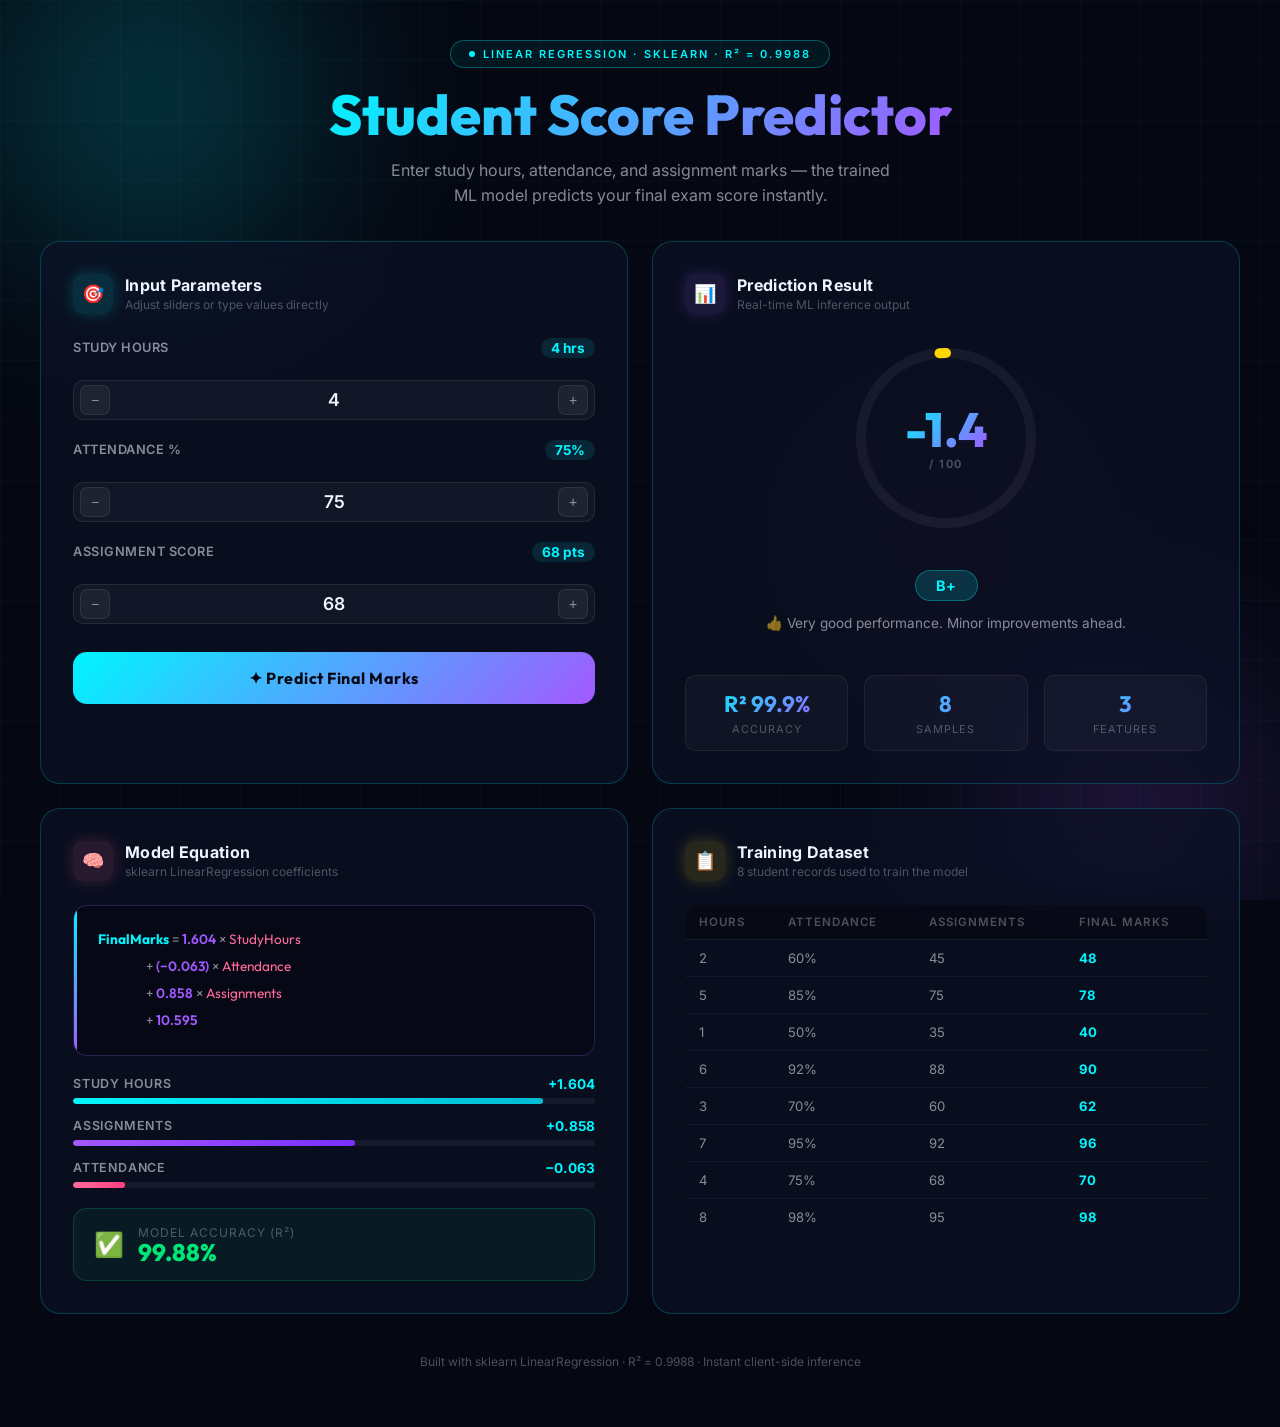
<file: pd/index.html>
<!DOCTYPE html>
<html lang="en">
<head>
  <meta charset="UTF-8" />
  <meta name="viewport" content="width=device-width, initial-scale=1.0" />
  <title>Student Score Predictor — Linear Regression AI</title>
  <meta name="description" content="Predict student final exam marks using a trained Linear Regression model with Study Hours, Attendance, and Assignment scores as inputs." />
  <link rel="stylesheet" href="style.css" />
  <link rel="preconnect" href="https://fonts.googleapis.com" />
  <link rel="preconnect" href="https://fonts.gstatic.com" crossorigin />
</head>
<body>

  <!-- Animated background -->
  <div class="bg-canvas" aria-hidden="true">
    <div class="bg-grid"></div>
    <div class="bg-orb bg-orb-1"></div>
    <div class="bg-orb bg-orb-2"></div>
    <div class="bg-orb bg-orb-3"></div>
  </div>

  <div class="page-wrapper">

    <!-- ─── Header ─── -->
    <header class="header">
      <div class="header-badge">
        <div class="dot"></div>
        Linear Regression · sklearn · R² = 0.9988
      </div>
      <h1>Student Score Predictor</h1>
      <p>Enter study hours, attendance, and assignment marks — the trained ML model predicts your final exam score instantly.</p>
    </header>

    <!-- ─── Main Grid ─── -->
    <main class="main-grid">

      <!-- ── Card 1: Input Panel ── -->
      <div class="card delay-1" id="input-card">
        <div class="card-header">
          <div class="card-icon icon-cyan">🎯</div>
          <div>
            <div class="card-title">Input Parameters</div>
            <div class="card-subtitle">Adjust sliders or type values directly</div>
          </div>
        </div>

        <!-- Study Hours -->
        <div class="input-group">
          <div class="input-label">
            <span>Study Hours</span>
            <span class="input-value-badge" id="badge-hours">4 hrs</span>
          </div>
          <div class="slider-wrapper">
            <input
              type="range"
              id="slider-hours"
              class="custom-range"
              min="0" max="12" step="0.5" value="4"
              aria-label="Study hours"
            />
          </div>
          <div class="number-input-wrapper">
            <button class="btn-spin" data-key="studyHours" data-dir="-1" aria-label="Decrease study hours">−</button>
            <input type="number" id="num-hours" min="0" max="12" step="0.5" value="4" aria-label="Study hours value" />
            <button class="btn-spin" data-key="studyHours" data-dir="1" aria-label="Increase study hours">+</button>
          </div>
        </div>

        <!-- Attendance -->
        <div class="input-group">
          <div class="input-label">
            <span>Attendance %</span>
            <span class="input-value-badge" id="badge-attendance">75%</span>
          </div>
          <div class="slider-wrapper">
            <input
              type="range"
              id="slider-attendance"
              class="custom-range"
              min="0" max="100" step="1" value="75"
              aria-label="Attendance percentage"
            />
          </div>
          <div class="number-input-wrapper">
            <button class="btn-spin" data-key="attendance" data-dir="-1" aria-label="Decrease attendance">−</button>
            <input type="number" id="num-attendance" min="0" max="100" step="1" value="75" aria-label="Attendance value" />
            <button class="btn-spin" data-key="attendance" data-dir="1" aria-label="Increase attendance">+</button>
          </div>
        </div>

        <!-- Assignments -->
        <div class="input-group">
          <div class="input-label">
            <span>Assignment Score</span>
            <span class="input-value-badge" id="badge-assignments">68 pts</span>
          </div>
          <div class="slider-wrapper">
            <input
              type="range"
              id="slider-assignments"
              class="custom-range"
              min="0" max="100" step="1" value="68"
              aria-label="Assignment score"
            />
          </div>
          <div class="number-input-wrapper">
            <button class="btn-spin" data-key="assignments" data-dir="-1" aria-label="Decrease assignment score">−</button>
            <input type="number" id="num-assignments" min="0" max="100" step="1" value="68" aria-label="Assignment score value" />
            <button class="btn-spin" data-key="assignments" data-dir="1" aria-label="Increase assignment score">+</button>
          </div>
        </div>

        <!-- Predict Button -->
        <button class="btn-predict" id="btn-predict" aria-label="Run prediction">
          <span class="btn-text">✦ Predict Final Marks</span>
          <span class="btn-loader"><div class="spinner"></div></span>
        </button>
      </div>

      <!-- ── Card 2: Result Panel ── -->
      <div class="card delay-2" id="result-card">
        <div class="card-header">
          <div class="card-icon icon-violet">📊</div>
          <div>
            <div class="card-title">Prediction Result</div>
            <div class="card-subtitle">Real-time ML inference output</div>
          </div>
        </div>

        <div class="result-section">
          <!-- Circular ring -->
          <div class="result-ring" aria-label="Score ring chart">
            <svg viewBox="0 0 200 200" width="200" height="200">
              <defs>
                <linearGradient id="ringGrad" x1="0%" y1="0%" x2="100%" y2="0%">
                  <stop id="ring-grad-start" offset="0%"   stop-color="#00f5ff"/>
                  <stop id="ring-grad-end"   offset="100%" stop-color="#a259ff"/>
                </linearGradient>
              </defs>
              <circle class="ring-bg"       cx="100" cy="100" r="85"/>
              <circle class="ring-progress" cx="100" cy="100" r="85"
                id="ring-progress"
                style="stroke-dasharray: 534; stroke-dashoffset: 534;"
              />
            </svg>
            <div class="result-center">
              <div class="result-score" id="result-score">—</div>
              <div class="result-label">/ 100</div>
            </div>
          </div>

          <span class="result-grade" id="result-grade">—</span>
          <p class="result-message" id="result-message">Click "Predict" to see your result.</p>
        </div>

        <!-- Mini stats -->
        <div class="stats-row">
          <div class="stat-item tooltip-wrapper">
            <div class="stat-value">R² 99.9%</div>
            <div class="stat-label">Accuracy</div>
            <div class="tooltip-tip">Model explains 99.88% variance in marks</div>
          </div>
          <div class="stat-item tooltip-wrapper">
            <div class="stat-value">8</div>
            <div class="stat-label">Samples</div>
            <div class="tooltip-tip">Training dataset size</div>
          </div>
          <div class="stat-item tooltip-wrapper">
            <div class="stat-value">3</div>
            <div class="stat-label">Features</div>
            <div class="tooltip-tip">Hours · Attendance · Assignments</div>
          </div>
        </div>
      </div>

      <!-- ── Card 3: Model Info ── -->
      <div class="card delay-3">
        <div class="card-header">
          <div class="card-icon icon-pink">🧠</div>
          <div>
            <div class="card-title">Model Equation</div>
            <div class="card-subtitle">sklearn LinearRegression coefficients</div>
          </div>
        </div>

        <div class="equation-box">
          <span class="eq-highlight">FinalMarks</span> =
          <span class="eq-coef">1.604</span> × <span class="eq-var">StudyHours</span><br/>
          &nbsp;&nbsp;&nbsp;&nbsp;&nbsp;&nbsp;&nbsp;&nbsp;&nbsp;&nbsp;&nbsp;&nbsp;&nbsp;&nbsp;&nbsp;&nbsp;+
          <span class="eq-coef">(&minus;0.063)</span> × <span class="eq-var">Attendance</span><br/>
          &nbsp;&nbsp;&nbsp;&nbsp;&nbsp;&nbsp;&nbsp;&nbsp;&nbsp;&nbsp;&nbsp;&nbsp;&nbsp;&nbsp;&nbsp;&nbsp;+
          <span class="eq-coef">0.858</span> × <span class="eq-var">Assignments</span><br/>
          &nbsp;&nbsp;&nbsp;&nbsp;&nbsp;&nbsp;&nbsp;&nbsp;&nbsp;&nbsp;&nbsp;&nbsp;&nbsp;&nbsp;&nbsp;&nbsp;+
          <span class="eq-coef">10.595</span>
        </div>

        <div class="coef-bars">
          <div class="coef-row">
            <div class="coef-row-header">
              <span class="coef-name">Study Hours</span>
              <span class="coef-value">+1.604</span>
            </div>
            <div class="coef-bar-track">
              <div class="coef-bar-fill bar-cyan" style="width: 90%;"></div>
            </div>
          </div>
          <div class="coef-row">
            <div class="coef-row-header">
              <span class="coef-name">Assignments</span>
              <span class="coef-value">+0.858</span>
            </div>
            <div class="coef-bar-track">
              <div class="coef-bar-fill bar-violet" style="width: 54%;"></div>
            </div>
          </div>
          <div class="coef-row">
            <div class="coef-row-header">
              <span class="coef-name">Attendance</span>
              <span class="coef-value">&minus;0.063</span>
            </div>
            <div class="coef-bar-track">
              <div class="coef-bar-fill bar-pink" style="width: 10%;"></div>
            </div>
          </div>
        </div>

        <div class="accuracy-display">
          <div class="accuracy-icon">✅</div>
          <div>
            <div class="accuracy-label">Model Accuracy (R²)</div>
            <div class="accuracy-value">99.88%</div>
          </div>
        </div>
      </div>

      <!-- ── Card 4: Dataset ── -->
      <div class="card delay-4">
        <div class="card-header">
          <div class="card-icon icon-gold">📋</div>
          <div>
            <div class="card-title">Training Dataset</div>
            <div class="card-subtitle">8 student records used to train the model</div>
          </div>
        </div>

        <div class="data-table-wrap">
          <table class="data-table" role="table" aria-label="Training dataset">
            <thead>
              <tr>
                <th>Hours</th>
                <th>Attendance</th>
                <th>Assignments</th>
                <th>Final Marks</th>
              </tr>
            </thead>
            <tbody id="dataset-tbody">
              <!-- Populated by JS -->
            </tbody>
          </table>
        </div>
      </div>

    </main>

    <!-- Footer -->
    <footer class="footer">
      Built with sklearn LinearRegression · R² = 0.9988 · Instant client-side inference
    </footer>

  </div><!-- end page-wrapper -->

  <script src="script.js"></script>
</body>
</html>
</file>
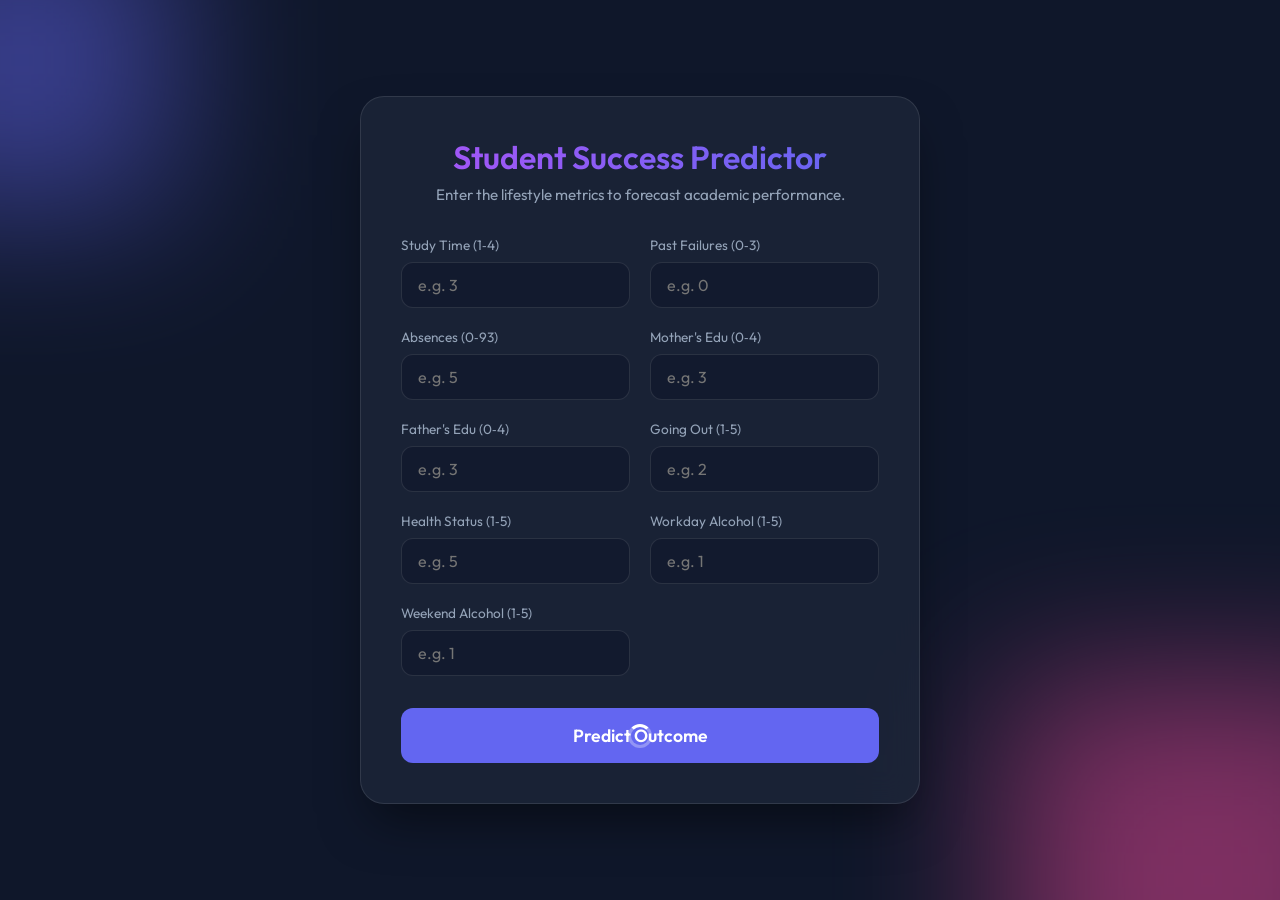
<file: ml/student-performance-ml/index.html>
<!DOCTYPE html>
<html lang="en">
<head>
  <meta charset="UTF-8" />
  <meta name="viewport" content="width=device-width, initial-scale=1.0" />
  <title>Student Pass/Fail Predictor</title>
  <link rel="preconnect" href="https://fonts.googleapis.com" />
  <link rel="preconnect" href="https://fonts.gstatic.com" crossorigin />
  <link href="https://fonts.googleapis.com/css2?family=Outfit:wght@300;400;600&display=swap" rel="stylesheet" />
  <link rel="stylesheet" href="style.css" />
</head>
<body>
  <div class="background-elements">
    <div class="blob blob-1"></div>
    <div class="blob blob-2"></div>
  </div>

  <main class="container">
    <section class="glass-card">
      <header>
        <h1>Student Success Predictor</h1>
        <p class="subtitle">Enter the lifestyle metrics to forecast academic performance.</p>
      </header>

      <form id="predict-form" autocomplete="off">
        <div class="form-grid">
          <div class="input-group">
            <label for="studytime">Study Time (1‑4)</label>
            <input type="number" id="studytime" min="1" max="4" required placeholder="e.g. 3" />
          </div>
          
          <div class="input-group">
            <label for="failures">Past Failures (0‑3)</label>
            <input type="number" id="failures" min="0" max="3" required placeholder="e.g. 0" />
          </div>
          
          <div class="input-group">
            <label for="absences">Absences (0‑93)</label>
            <input type="number" id="absences" min="0" max="93" required placeholder="e.g. 5" />
          </div>
          
          <div class="input-group">
            <label for="Medu">Mother's Edu (0‑4)</label>
            <input type="number" id="Medu" min="0" max="4" required placeholder="e.g. 3" />
          </div>
          
          <div class="input-group">
            <label for="Fedu">Father's Edu (0‑4)</label>
            <input type="number" id="Fedu" min="0" max="4" required placeholder="e.g. 3" />
          </div>
          
          <div class="input-group">
            <label for="goout">Going Out (1‑5)</label>
            <input type="number" id="goout" min="1" max="5" required placeholder="e.g. 2" />
          </div>
          
          <div class="input-group">
            <label for="health">Health Status (1‑5)</label>
            <input type="number" id="health" min="1" max="5" required placeholder="e.g. 5" />
          </div>
          
          <div class="input-group">
            <label for="Dalc">Workday Alcohol (1‑5)</label>
            <input type="number" id="Dalc" min="1" max="5" required placeholder="e.g. 1" />
          </div>
          
          <div class="input-group">
            <label for="Walc">Weekend Alcohol (1‑5)</label>
            <input type="number" id="Walc" min="1" max="5" required placeholder="e.g. 1" />
          </div>
        </div>

        <button type="submit" class="btn-predict">
          <span>Predict Outcome</span>
          <div class="loader hidden"></div>
        </button>
      </form>

      <div id="result-container" class="result-box hidden">
        <h2 id="prediction-text">Result</h2>
        <p id="prediction-desc"></p>
      </div>
    </section>
  </main>
  
  <script src="script.js"></script>
</body>
</html>
</file>
<file: pd/style.css>
@import url('https://fonts.googleapis.com/css2?family=Inter:wght@300;400;500;600;700;800;900&family=Outfit:wght@300;400;600;700;800&display=swap');

*, *::before, *::after {
  box-sizing: border-box;
  margin: 0;
  padding: 0;
}

:root {
  --bg-deep: #050812;
  --bg-card: rgba(12, 18, 38, 0.7);
  --bg-glass: rgba(255, 255, 255, 0.03);
  --accent-cyan: #00f5ff;
  --accent-violet: #a259ff;
  --accent-pink: #ff6b9d;
  --accent-gold: #ffd700;
  --accent-green: #00e676;
  --grad-primary: linear-gradient(135deg, #00f5ff, #a259ff);
  --grad-card: linear-gradient(135deg, rgba(0,245,255,0.05), rgba(162,89,255,0.05));
  --border-glow: rgba(0, 245, 255, 0.2);
  --text-primary: #f0f4ff;
  --text-secondary: rgba(240, 244, 255, 0.55);
  --text-muted: rgba(240, 244, 255, 0.3);
  --shadow-cyan: 0 0 30px rgba(0, 245, 255, 0.15);
  --shadow-violet: 0 0 30px rgba(162, 89, 255, 0.15);
  --radius-lg: 20px;
  --radius-md: 14px;
  --radius-sm: 10px;
  --transition: all 0.35s cubic-bezier(0.4, 0, 0.2, 1);
}

html {
  scroll-behavior: smooth;
}

body {
  font-family: 'Inter', sans-serif;
  background: var(--bg-deep);
  color: var(--text-primary);
  min-height: 100vh;
  overflow-x: hidden;
  position: relative;
}

/* ─── Animated Background ─── */
.bg-canvas {
  position: fixed;
  inset: 0;
  z-index: 0;
  pointer-events: none;
  overflow: hidden;
}

.bg-orb {
  position: absolute;
  border-radius: 50%;
  filter: blur(80px);
  opacity: 0.25;
  animation: orbFloat 12s ease-in-out infinite;
}

.bg-orb-1 {
  width: 600px; height: 600px;
  background: radial-gradient(circle, #00f5ff, transparent 60%);
  top: -200px; left: -150px;
  animation-delay: 0s;
}

.bg-orb-2 {
  width: 500px; height: 500px;
  background: radial-gradient(circle, #a259ff, transparent 60%);
  bottom: -150px; right: -100px;
  animation-delay: -4s;
}

.bg-orb-3 {
  width: 350px; height: 350px;
  background: radial-gradient(circle, #ff6b9d, transparent 60%);
  top: 40%; left: 60%;
  animation-delay: -8s;
  opacity: 0.15;
}

.bg-grid {
  position: absolute;
  inset: 0;
  background-image:
    linear-gradient(rgba(0,245,255,0.03) 1px, transparent 1px),
    linear-gradient(90deg, rgba(0,245,255,0.03) 1px, transparent 1px);
  background-size: 60px 60px;
}

@keyframes orbFloat {
  0%, 100% { transform: translate(0, 0) scale(1); }
  33% { transform: translate(40px, -30px) scale(1.05); }
  66% { transform: translate(-20px, 30px) scale(0.95); }
}

/* ─── Floating particles ─── */
.particle {
  position: fixed;
  width: 3px; height: 3px;
  border-radius: 50%;
  background: var(--accent-cyan);
  opacity: 0;
  pointer-events: none;
  animation: particleRise linear infinite;
}

@keyframes particleRise {
  0% { transform: translateY(100vh) scale(0); opacity: 0; }
  10% { opacity: 0.6; }
  90% { opacity: 0.2; }
  100% { transform: translateY(-10vh) scale(1); opacity: 0; }
}

/* ─── Page wrapper ─── */
.page-wrapper {
  position: relative;
  z-index: 1;
  min-height: 100vh;
  display: flex;
  flex-direction: column;
  align-items: center;
  padding: 40px 20px 60px;
  gap: 32px;
}

/* ─── Header ─── */
.header {
  text-align: center;
  animation: fadeSlideDown 0.8s ease both;
}

.header-badge {
  display: inline-flex;
  align-items: center;
  gap: 8px;
  padding: 6px 18px;
  border: 1px solid rgba(0,245,255,0.3);
  border-radius: 100px;
  background: rgba(0,245,255,0.06);
  font-size: 11px;
  font-weight: 600;
  letter-spacing: 2px;
  text-transform: uppercase;
  color: var(--accent-cyan);
  margin-bottom: 16px;
  backdrop-filter: blur(10px);
}

.header-badge .dot {
  width: 6px; height: 6px;
  border-radius: 50%;
  background: var(--accent-cyan);
  animation: pulse 1.5s ease-in-out infinite;
}

@keyframes pulse {
  0%, 100% { transform: scale(1); opacity: 1; }
  50% { transform: scale(1.6); opacity: 0.5; }
}

.header h1 {
  font-family: 'Outfit', sans-serif;
  font-size: clamp(2rem, 5vw, 3.5rem);
  font-weight: 800;
  line-height: 1.1;
  background: var(--grad-primary);
  -webkit-background-clip: text;
  -webkit-text-fill-color: transparent;
  background-clip: text;
  margin-bottom: 12px;
}

.header p {
  font-size: 1rem;
  color: var(--text-secondary);
  max-width: 520px;
  margin: 0 auto;
  line-height: 1.6;
}

/* ─── Main layout ─── */
.main-grid {
  width: 100%;
  max-width: 1200px;
  display: grid;
  grid-template-columns: 1fr 1fr;
  gap: 24px;
}

/* ─── Glass Cards ─── */
.card {
  background: var(--bg-card);
  border: 1px solid var(--border-glow);
  border-radius: var(--radius-lg);
  padding: 32px;
  backdrop-filter: blur(20px);
  position: relative;
  overflow: hidden;
  transition: var(--transition);
  animation: fadeSlideUp 0.7s ease both;
}

.card::before {
  content: '';
  position: absolute;
  inset: 0;
  background: var(--grad-card);
  opacity: 0;
  transition: opacity 0.3s ease;
  pointer-events: none;
}

.card:hover::before { opacity: 1; }
.card:hover {
  border-color: rgba(0,245,255,0.4);
  transform: translateY(-2px);
  box-shadow: var(--shadow-cyan), 0 20px 60px rgba(0,0,0,0.4);
}

.card.delay-1 { animation-delay: 0.1s; }
.card.delay-2 { animation-delay: 0.2s; }
.card.delay-3 { animation-delay: 0.3s; }
.card.delay-4 { animation-delay: 0.4s; }

.card-span-2 { grid-column: span 2; }

/* ─── Card header ─── */
.card-header {
  display: flex;
  align-items: center;
  gap: 12px;
  margin-bottom: 24px;
}

.card-icon {
  width: 40px; height: 40px;
  border-radius: 10px;
  display: flex;
  align-items: center;
  justify-content: center;
  font-size: 18px;
  flex-shrink: 0;
}

.icon-cyan { background: rgba(0,245,255,0.12); box-shadow: 0 0 15px rgba(0,245,255,0.2); }
.icon-violet { background: rgba(162,89,255,0.12); box-shadow: 0 0 15px rgba(162,89,255,0.2); }
.icon-pink { background: rgba(255,107,157,0.12); box-shadow: 0 0 15px rgba(255,107,157,0.2); }
.icon-gold { background: rgba(255,215,0,0.12); box-shadow: 0 0 15px rgba(255,215,0,0.2); }

.card-title {
  font-size: 1rem;
  font-weight: 700;
  color: var(--text-primary);
  letter-spacing: 0.3px;
}

.card-subtitle {
  font-size: 0.75rem;
  color: var(--text-muted);
  margin-top: 2px;
}

/* ─── Input group ─── */
.input-group {
  margin-bottom: 20px;
}

.input-label {
  display: flex;
  justify-content: space-between;
  align-items: center;
  margin-bottom: 10px;
}

.input-label span:first-child {
  font-size: 0.8rem;
  font-weight: 600;
  color: var(--text-secondary);
  letter-spacing: 0.5px;
  text-transform: uppercase;
}

.input-value-badge {
  font-size: 0.85rem;
  font-weight: 700;
  color: var(--accent-cyan);
  background: rgba(0,245,255,0.1);
  padding: 2px 10px;
  border-radius: 100px;
  transition: var(--transition);
  min-width: 50px;
  text-align: center;
}

/* ─── Slider ─── */
.slider-track {
  position: relative;
  width: 100%;
  height: 6px;
  background: rgba(255,255,255,0.06);
  border-radius: 3px;
  margin-bottom: 14px;
}

.slider-fill {
  position: absolute;
  left: 0; top: 0; height: 100%;
  background: var(--grad-primary);
  border-radius: 3px;
  pointer-events: none;
  transition: width 0.1s ease;
}

input[type="range"] {
  position: absolute;
  top: 50%;
  left: 0;
  transform: translateY(-50%);
  width: 100%;
  height: 100%;
  opacity: 0;
  cursor: pointer;
  z-index: 2;
  margin: 0;
}

/* ─── Number Input ─── */
.number-input-wrapper {
  display: flex;
  align-items: center;
  gap: 10px;
  background: rgba(255,255,255,0.04);
  border: 1px solid rgba(255,255,255,0.08);
  border-radius: var(--radius-sm);
  padding: 4px 6px;
  transition: var(--transition);
}

.number-input-wrapper:focus-within {
  border-color: var(--accent-cyan);
  box-shadow: 0 0 0 3px rgba(0,245,255,0.1);
}

.number-input-wrapper input[type="number"] {
  flex: 1;
  background: none;
  border: none;
  outline: none;
  color: var(--text-primary);
  font-family: 'Inter', sans-serif;
  font-size: 1.1rem;
  font-weight: 600;
  text-align: center;
  min-width: 0;
}

.number-input-wrapper input[type="number"]::-webkit-inner-spin-button,
.number-input-wrapper input[type="number"]::-webkit-outer-spin-button {
  -webkit-appearance: none;
}

.btn-spin {
  width: 30px; height: 30px;
  border-radius: 7px;
  background: rgba(255,255,255,0.05);
  border: 1px solid rgba(255,255,255,0.08);
  color: var(--text-secondary);
  cursor: pointer;
  display: flex;
  align-items: center;
  justify-content: center;
  font-size: 14px;
  transition: var(--transition);
  flex-shrink: 0;
  user-select: none;
}

.btn-spin:hover {
  background: rgba(0,245,255,0.12);
  border-color: var(--accent-cyan);
  color: var(--accent-cyan);
}

/* ─── Predict Button ─── */
.btn-predict {
  width: 100%;
  padding: 16px;
  border: none;
  border-radius: var(--radius-md);
  background: var(--grad-primary);
  color: #050812;
  font-family: 'Outfit', sans-serif;
  font-size: 1rem;
  font-weight: 700;
  letter-spacing: 0.5px;
  cursor: pointer;
  position: relative;
  overflow: hidden;
  transition: var(--transition);
  margin-top: 8px;
}

.btn-predict::before {
  content: '';
  position: absolute;
  inset: 0;
  background: linear-gradient(135deg, rgba(255,255,255,0.3), transparent);
  opacity: 0;
  transition: opacity 0.3s ease;
}

.btn-predict:hover::before { opacity: 1; }

.btn-predict:hover {
  transform: translateY(-2px);
  box-shadow: 0 8px 30px rgba(0,245,255,0.4), 0 4px 15px rgba(162,89,255,0.3);
}

.btn-predict:active {
  transform: translateY(0);
}

.btn-predict.loading {
  pointer-events: none;
}

.btn-text { transition: opacity 0.2s; }
.btn-loader {
  position: absolute;
  inset: 0;
  display: flex;
  align-items: center;
  justify-content: center;
  opacity: 0;
  transition: opacity 0.2s;
}

.btn-predict.loading .btn-text { opacity: 0; }
.btn-predict.loading .btn-loader { opacity: 1; }

.spinner {
  width: 20px; height: 20px;
  border: 2px solid rgba(5,8,18,0.3);
  border-top-color: #050812;
  border-radius: 50%;
  animation: spin 0.6s linear infinite;
}

@keyframes spin {
  to { transform: rotate(360deg); }
}

/* ─── Result Display ─── */
.result-section {
  text-align: center;
}

.result-ring {
  position: relative;
  width: 200px; height: 200px;
  margin: 0 auto 24px;
}

.result-ring svg {
  transform: rotate(-90deg);
}

.ring-bg {
  fill: none;
  stroke: rgba(255,255,255,0.05);
  stroke-width: 10;
}

.ring-progress {
  fill: none;
  stroke: url(#ringGrad);
  stroke-width: 10;
  stroke-linecap: round;
  stroke-dasharray: 534;
  stroke-dashoffset: 534;
  transition: stroke-dashoffset 1.2s cubic-bezier(0.34, 1.56, 0.64, 1);
}

.result-center {
  position: absolute;
  inset: 0;
  display: flex;
  flex-direction: column;
  align-items: center;
  justify-content: center;
}

.result-score {
  font-family: 'Outfit', sans-serif;
  font-size: 3rem;
  font-weight: 800;
  background: var(--grad-primary);
  -webkit-background-clip: text;
  -webkit-text-fill-color: transparent;
  background-clip: text;
  line-height: 1;
  transition: all 1s ease;
}

.result-label {
  font-size: 0.7rem;
  font-weight: 600;
  color: var(--text-muted);
  text-transform: uppercase;
  letter-spacing: 1.5px;
  margin-top: 4px;
}

.result-grade {
  display: inline-block;
  padding: 6px 20px;
  border-radius: 100px;
  font-weight: 700;
  font-size: 0.9rem;
  letter-spacing: 0.5px;
  margin-top: 8px;
  transition: all 0.5s ease;
}

.grade-a { background: rgba(0,230,118,0.15); color: #00e676; border: 1px solid rgba(0,230,118,0.3); }
.grade-b { background: rgba(0,245,255,0.15); color: #00f5ff; border: 1px solid rgba(0,245,255,0.3); }
.grade-c { background: rgba(255,215,0,0.15); color: #ffd700; border: 1px solid rgba(255,215,0,0.3); }
.grade-d { background: rgba(255,107,157,0.15); color: #ff6b9d; border: 1px solid rgba(255,107,157,0.3); }

.result-message {
  font-size: 0.85rem;
  color: var(--text-secondary);
  margin-top: 12px;
  line-height: 1.5;
  min-height: 42px;
}

/* ─── Stats row ─── */
.stats-row {
  display: grid;
  grid-template-columns: repeat(3, 1fr);
  gap: 16px;
  margin-top: 20px;
}

.stat-item {
  background: rgba(255,255,255,0.03);
  border: 1px solid rgba(255,255,255,0.06);
  border-radius: var(--radius-sm);
  padding: 14px;
  text-align: center;
  transition: var(--transition);
}

.stat-item:hover {
  border-color: rgba(0,245,255,0.2);
  background: rgba(0,245,255,0.04);
}

.stat-value {
  font-family: 'Outfit', sans-serif;
  font-size: 1.4rem;
  font-weight: 700;
  background: var(--grad-primary);
  -webkit-background-clip: text;
  -webkit-text-fill-color: transparent;
  background-clip: text;
}

.stat-label {
  font-size: 0.68rem;
  color: var(--text-muted);
  text-transform: uppercase;
  letter-spacing: 1px;
  margin-top: 4px;
}

/* ─── Model Info card ─── */
.equation-box {
  background: rgba(0,0,0,0.3);
  border: 1px solid rgba(162,89,255,0.25);
  border-radius: var(--radius-md);
  padding: 20px 24px;
  font-family: 'Outfit', monospace;
  font-size: 0.85rem;
  color: var(--text-secondary);
  line-height: 2;
  position: relative;
  overflow: hidden;
}

.equation-box::before {
  content: '';
  position: absolute;
  left: 0; top: 0; bottom: 0;
  width: 3px;
  background: var(--grad-primary);
  border-radius: 2px;
}

.eq-highlight { color: var(--accent-cyan); font-weight: 700; }
.eq-coef { color: var(--accent-violet); font-weight: 600; }
.eq-var { color: var(--accent-pink); }

/* ─── Coefficients bars ─── */
.coef-bars {
  display: flex;
  flex-direction: column;
  gap: 14px;
  margin-top: 20px;
}

.coef-row {
  display: flex;
  flex-direction: column;
  gap: 6px;
}

.coef-row-header {
  display: flex;
  justify-content: space-between;
  align-items: center;
}

.coef-name {
  font-size: 0.78rem;
  font-weight: 600;
  color: var(--text-secondary);
  text-transform: uppercase;
  letter-spacing: 0.8px;
}

.coef-value {
  font-size: 0.85rem;
  font-weight: 700;
  color: var(--accent-cyan);
}

.coef-bar-track {
  height: 6px;
  background: rgba(255,255,255,0.05);
  border-radius: 3px;
  overflow: hidden;
}

.coef-bar-fill {
  height: 100%;
  border-radius: 3px;
  transform-origin: left;
  transform: scaleX(0);
  animation: barGrow 1.2s cubic-bezier(0.34, 1.56, 0.64, 1) both;
}

.bar-cyan { background: linear-gradient(90deg, #00f5ff, #00bcd4); animation-delay: 0.5s; }
.bar-violet { background: linear-gradient(90deg, #a259ff, #7b2fff); animation-delay: 0.7s; }
.bar-pink { background: linear-gradient(90deg, #ff6b9d, #ff4081); animation-delay: 0.9s; }

@keyframes barGrow {
  to { transform: scaleX(1); }
}

/* ─── Dataset table ─── */
.data-table-wrap {
  overflow-x: auto;
  border-radius: var(--radius-md);
  margin-top: 4px;
}

.data-table {
  width: 100%;
  border-collapse: collapse;
  font-size: 0.82rem;
}

.data-table thead th {
  padding: 10px 14px;
  text-align: left;
  font-weight: 600;
  font-size: 0.72rem;
  text-transform: uppercase;
  letter-spacing: 1px;
  color: var(--text-muted);
  background: rgba(0,0,0,0.3);
  border-bottom: 1px solid rgba(255,255,255,0.06);
}

.data-table tbody tr {
  transition: background 0.2s ease;
}

.data-table tbody tr:hover {
  background: rgba(0,245,255,0.04);
}

.data-table tbody td {
  padding: 10px 14px;
  color: var(--text-secondary);
  border-bottom: 1px solid rgba(255,255,255,0.04);
}

.data-table tbody tr:last-child td {
  border-bottom: none;
}

.data-table .td-marks {
  font-weight: 700;
  color: var(--accent-cyan);
}

/* ─── Accuracy badge ─── */
.accuracy-display {
  display: flex;
  align-items: center;
  gap: 14px;
  padding: 16px 20px;
  background: rgba(0,230,118,0.06);
  border: 1px solid rgba(0,230,118,0.2);
  border-radius: var(--radius-md);
  margin-top: 20px;
}

.accuracy-icon {
  font-size: 24px;
}

.accuracy-label {
  font-size: 0.75rem;
  text-transform: uppercase;
  letter-spacing: 1px;
  color: var(--text-muted);
}

.accuracy-value {
  font-family: 'Outfit', sans-serif;
  font-size: 1.5rem;
  font-weight: 800;
  color: var(--accent-green);
  line-height: 1;
}

/* ─── Animations ─── */
@keyframes fadeSlideDown {
  from { opacity: 0; transform: translateY(-30px); }
  to   { opacity: 1; transform: translateY(0); }
}

@keyframes fadeSlideUp {
  from { opacity: 0; transform: translateY(40px); }
  to   { opacity: 1; transform: translateY(0); }
}

/* ─── Prediction ripple ─── */
@keyframes rippleOut {
  0% { transform: scale(0.8); opacity: 0.8; }
  100% { transform: scale(2.5); opacity: 0; }
}

.ripple-ring {
  position: absolute;
  inset: 0;
  border-radius: 50%;
  border: 2px solid var(--accent-cyan);
  animation: rippleOut 1s ease-out forwards;
  pointer-events: none;
}

/* ─── Tooltip ─── */
.tooltip-wrapper {
  position: relative;
  display: inline-block;
}

.tooltip-tip {
  position: absolute;
  bottom: calc(100% + 8px);
  left: 50%;
  transform: translateX(-50%);
  background: rgba(12,18,38,0.95);
  border: 1px solid rgba(0,245,255,0.2);
  border-radius: 8px;
  padding: 8px 12px;
  font-size: 0.72rem;
  color: var(--text-secondary);
  white-space: nowrap;
  pointer-events: none;
  opacity: 0;
  transition: opacity 0.2s ease;
  backdrop-filter: blur(10px);
}

.tooltip-wrapper:hover .tooltip-tip { opacity: 1; }

/* ─── Score glow animation ─── */
@keyframes scoreGlow {
  0%, 100% { text-shadow: 0 0 20px rgba(0,245,255,0.5); }
  50% { text-shadow: 0 0 40px rgba(162,89,255,0.8); }
}

.result-score.animating {
  animation: scoreGlow 0.5s ease infinite;
}

/* ─── Responsive ─── */
@media (max-width: 860px) {
  .main-grid {
    grid-template-columns: 1fr;
  }
  .card-span-2 {
    grid-column: span 1;
  }
  .stats-row {
    grid-template-columns: repeat(3, 1fr);
  }
}

@media (max-width: 480px) {
  .page-wrapper { padding: 24px 12px 48px; }
  .card { padding: 22px; }
  .stats-row { grid-template-columns: 1fr 1fr; }
  .result-ring { width: 160px; height: 160px; }
  .result-score { font-size: 2.2rem; }
}

/* ─── Shimmer on card load ─── */
.shimmer-line {
  height: 8px;
  background: linear-gradient(90deg,
    rgba(255,255,255,0.03) 25%,
    rgba(255,255,255,0.08) 50%,
    rgba(255,255,255,0.03) 75%);
  background-size: 200% 100%;
  animation: shimmer 1.5s infinite;
  border-radius: 4px;
}

@keyframes shimmer {
  0% { background-position: 200% 0; }
  100% { background-position: -200% 0; }
}

/* ─── Range slider thumb (visible track override) ─── */
.slider-wrapper {
  position: relative;
  padding: 6px 0;
}

.custom-range {
  -webkit-appearance: none;
  appearance: none;
  width: 100%;
  height: 6px;
  background: rgba(255,255,255,0.06);
  border-radius: 3px;
  outline: none;
  cursor: pointer;
  position: relative;
}

.custom-range::-webkit-slider-thumb {
  -webkit-appearance: none;
  width: 20px;
  height: 20px;
  border-radius: 50%;
  background: var(--bg-deep);
  border: 2px solid var(--accent-cyan);
  box-shadow: 0 0 12px rgba(0,245,255,0.5);
  cursor: pointer;
  transition: transform 0.2s ease, box-shadow 0.2s ease;
}

.custom-range::-webkit-slider-thumb:hover {
  transform: scale(1.3);
  box-shadow: 0 0 20px rgba(0,245,255,0.8);
}

.custom-range::-moz-range-thumb {
  width: 20px;
  height: 20px;
  border-radius: 50%;
  background: var(--bg-deep);
  border: 2px solid var(--accent-cyan);
  box-shadow: 0 0 12px rgba(0,245,255,0.5);
  cursor: pointer;
}

/* ─── Footer ─── */
.footer {
  color: var(--text-muted);
  font-size: 0.75rem;
  text-align: center;
  padding-top: 8px;
  animation: fadeSlideUp 1s ease 0.5s both;
}
</file>
<file: ml/student-performance-ml/style.css>
:root {
  --primary: #6366f1;
  --primary-hover: #4f46e5;
  --bg-color: #0f172a;
  --card-bg: rgba(30, 41, 59, 0.7);
  --text-main: #f8fafc;
  --text-muted: #94a3b8;
  --border-color: rgba(255, 255, 255, 0.1);
  
  --pass-color: #10b981;
  --fail-color: #ef4444;
}

* {
  box-sizing: border-box;
  margin: 0;
  padding: 0;
}

body {
  font-family: 'Outfit', sans-serif;
  background-color: var(--bg-color);
  color: var(--text-main);
  min-height: 100vh;
  display: flex;
  justify-content: center;
  align-items: center;
  overflow-x: hidden;
  position: relative;
}

/* Animated Background Blobs */
.background-elements {
  position: absolute;
  top: 0;
  left: 0;
  width: 100%;
  height: 100%;
  overflow: hidden;
  z-index: -1;
}

.blob {
  position: absolute;
  filter: blur(80px);
  opacity: 0.5;
  animation: float 10s infinite ease-in-out alternate;
}

.blob-1 {
  width: 300px;
  height: 300px;
  background: #6366f1;
  top: -10%;
  left: -10%;
}

.blob-2 {
  width: 400px;
  height: 400px;
  background: #ec4899;
  bottom: -20%;
  right: -10%;
  animation-delay: -5s;
}

@keyframes float {
  0% { transform: translate(0, 0) scale(1); }
  100% { transform: translate(50px, 50px) scale(1.1); }
}

/* Glassmorphism Card */
.container {
  width: 100%;
  max-width: 600px;
  padding: 20px;
}

.glass-card {
  background: var(--card-bg);
  backdrop-filter: blur(16px);
  -webkit-backdrop-filter: blur(16px);
  border: 1px solid var(--border-color);
  border-radius: 24px;
  padding: 40px;
  box-shadow: 0 25px 50px -12px rgba(0, 0, 0, 0.5);
  animation: slideUp 0.6s cubic-bezier(0.16, 1, 0.3, 1);
}

@keyframes slideUp {
  from { opacity: 0; transform: translateY(40px); }
  to { opacity: 1; transform: translateY(0); }
}

header {
  text-align: center;
  margin-bottom: 32px;
}

h1 {
  font-size: 2rem;
  font-weight: 600;
  margin-bottom: 8px;
  background: linear-gradient(to right, #a855f7, #6366f1);
  -webkit-background-clip: text;
  -webkit-text-fill-color: transparent;
}

.subtitle {
  color: var(--text-muted);
  font-size: 0.95rem;
}

/* Form Layout */
.form-grid {
  display: grid;
  grid-template-columns: repeat(auto-fit, minmax(150px, 1fr));
  gap: 20px;
  margin-bottom: 32px;
}

.input-group {
  display: flex;
  flex-direction: column;
  gap: 8px;
}

label {
  font-size: 0.85rem;
  font-weight: 400;
  color: var(--text-muted);
}

input {
  background: rgba(15, 23, 42, 0.6);
  border: 1px solid var(--border-color);
  color: white;
  padding: 12px 16px;
  border-radius: 12px;
  font-family: inherit;
  font-size: 1rem;
  transition: all 0.3s ease;
}

input:focus {
  outline: none;
  border-color: var(--primary);
  box-shadow: 0 0 0 3px rgba(99, 102, 241, 0.2);
}

/* Button */
.btn-predict {
  width: 100%;
  background: var(--primary);
  color: white;
  border: none;
  padding: 16px;
  border-radius: 12px;
  font-size: 1.1rem;
  font-weight: 600;
  font-family: inherit;
  cursor: pointer;
  transition: all 0.3s ease;
  position: relative;
  display: flex;
  justify-content: center;
  align-items: center;
}

.btn-predict:hover {
  background: var(--primary-hover);
  transform: translateY(-2px);
  box-shadow: 0 10px 20px -10px var(--primary);
}

.btn-predict:active {
  transform: translateY(0);
}

/* Result Box */
.result-box {
  margin-top: 24px;
  padding: 24px;
  border-radius: 16px;
  text-align: center;
  transition: all 0.5s cubic-bezier(0.16, 1, 0.3, 1);
  transform-origin: top;
}

.result-box.hidden {
  opacity: 0;
  transform: scaleY(0);
  height: 0;
  padding: 0;
  margin: 0;
  pointer-events: none;
}

.result-box h2 {
  font-size: 2rem;
  font-weight: 600;
  margin-bottom: 8px;
}

.result-box.pass {
  background: rgba(16, 185, 129, 0.1);
  border: 1px solid var(--pass-color);
  color: var(--pass-color);
}

.result-box.fail {
  background: rgba(239, 68, 68, 0.1);
  border: 1px solid var(--fail-color);
  color: var(--fail-color);
}

/* Loader */
.loader {
  border: 3px solid rgba(255,255,255,0.3);
  border-radius: 50%;
  border-top: 3px solid white;
  width: 24px;
  height: 24px;
  animation: spin 1s linear infinite;
  position: absolute;
}

@keyframes spin {
  0% { transform: rotate(0deg); }
  100% { transform: rotate(360deg); }
}

@media (max-width: 480px) {
  .glass-card {
    padding: 24px;
  }
  .form-grid {
    grid-template-columns: 1fr;
  }
}
</file>
